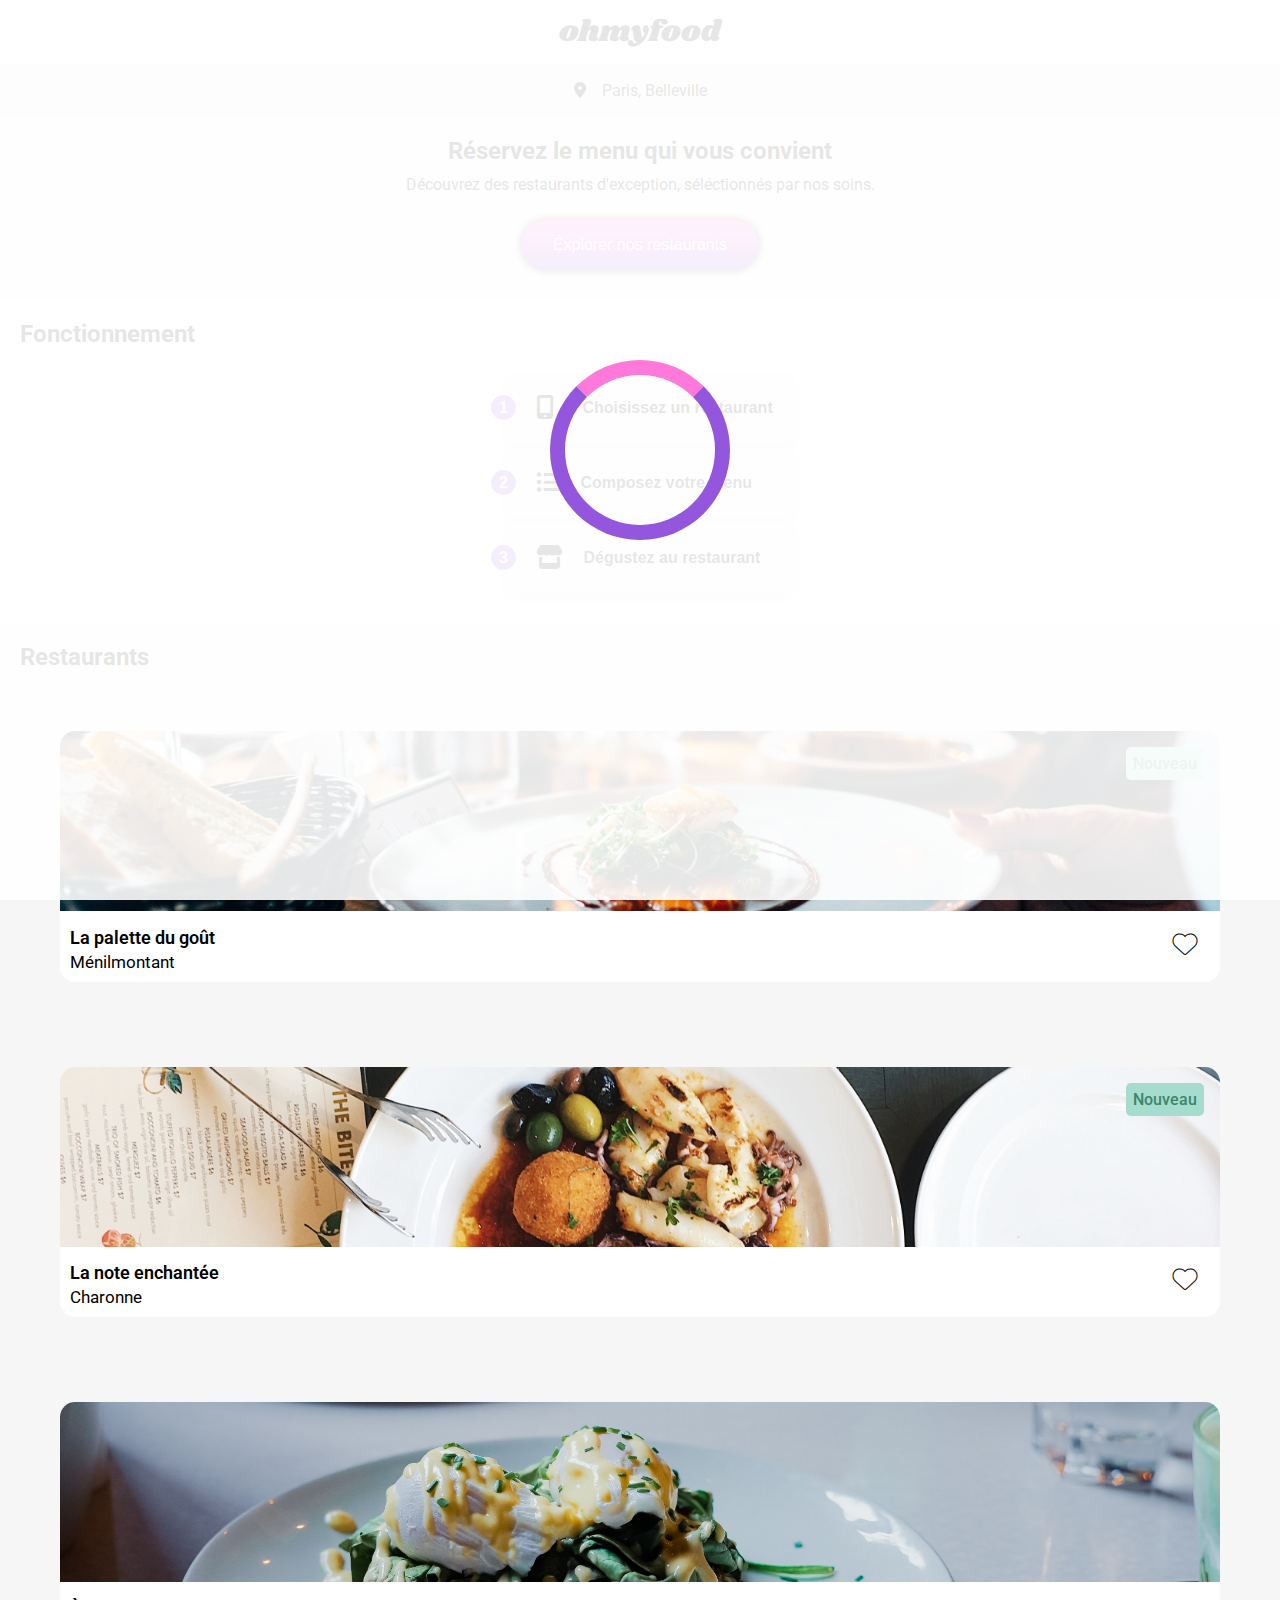
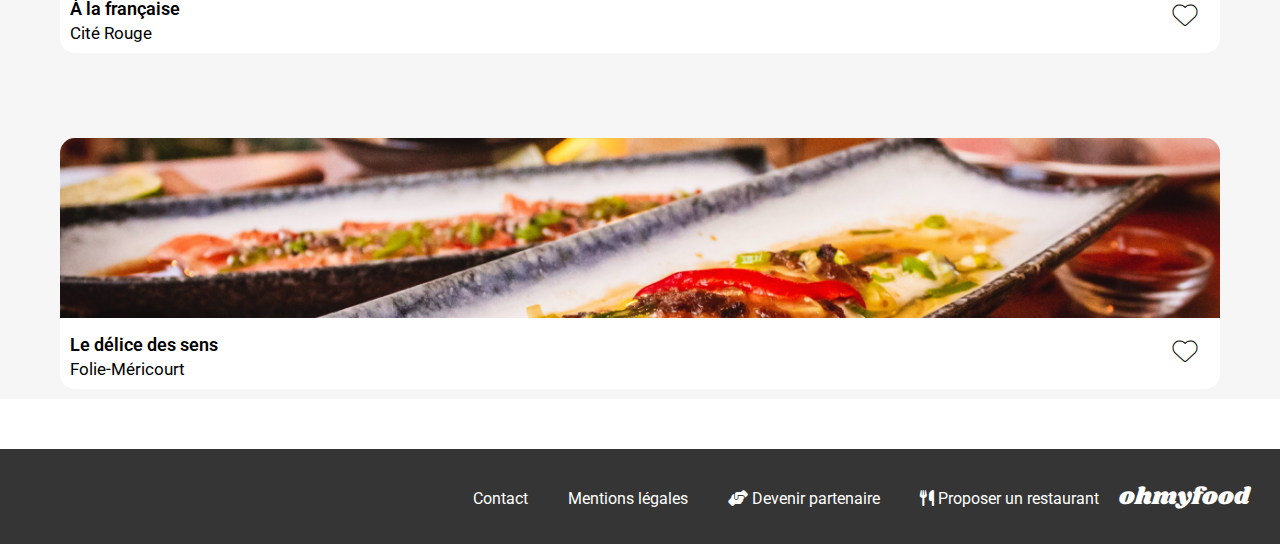
<file: index.html>
<!DOCTYPE html>
<html lang="fr">

<head>
  <meta charset="UTF-8">
  <meta http-equiv="X-UA-Compatible" content="IE=edge">
  <meta name="viewport" content="width=device-width, initial-scale=1.0">
  <link
    href="https://fonts.googleapis.com/css2?family=Roboto:ital,wght@0,300;0,400;0,500;0,700;1,300;1,400;1,500;1,700;1,900&amp;family=Shrikhand&amp;display=swap"
    rel="stylesheet">
  <link rel="stylesheet" href="https://cdnjs.cloudflare.com/ajax/libs/font-awesome/6.2.0/css/all.min.css">
  <link rel="stylesheet" href="style.css">
  <link rel="icon" href="Images/logo/ohmyfood@2x.svg">
  <title>Ohmyfood</title>
</head>
<body>
  <div class="loader-container">
    <div class="loader"></div>
  </div>
  <header>
    <h1 class="titreenhaut">ohmyfood</h1>
  </header>
  <main>
    <div class="positionnement">
      <p class=""><span class="fas fa-map-marker-alt" aria-hidden="true"></span>&emsp;Paris, Belleville</p>
    </div>
    <section class="header-section">
      <h2 class="titre-section">Réservez le menu qui vous convient</h2>
      <p class="nomargin-smallpadding">Découvrez des restaurants d'exception, séléctionnés par nos soins.</p>
      <button class="survolcoeur">Explorer nos restaurants</button>
    </section>
    <section class="fonctionnement paddingbas30px">
      <aside class="paddinghaut20px padding20cotegauche">
        <h2>Fonctionnement</h2>
      </aside>
      <div class="menufonctionnement padding20cotegauche">
        <button class="couleuricofonction">
          <span class="numeroF">1</span><i
            class="ecartgauche5px fa-solid fa-mobile-screen-button fa-xl "></i>&ensp;&ensp;&ensp; Choisissez un
          restaurant &ensp;
        </button>
        <div class=""></div>
        <button class="couleuricofonction">
          <span class="numeroF">2</span><i class="fa-solid fa-list-ul fa-xl "></i>&ensp;&ensp; Composez votre menu
          &ensp;
        </button>
        <div class=""></div>
        <button class="couleuricofonction">
          <span class="numeroF">3</span><i class="fa-solid fa-store fa-xl"></i>&ensp;&ensp; Dégustez au restaurant
          &ensp;
        </button>
      </div>
    </section>
    <div class=""></div>
  </main>
  <section id="restaurants" class="restaurant-section">
    <aside class="paddinghaut20px padding20cotegauche gris1">
      <h2>Restaurants</h2>
    </aside>
    <div class="grille-resto engrille">
      <a href="Restaurants/lapalettedugout.html" class="carterestaurant">
        <img class="imagerestaurant" src="images/restaurants/jay-wennington-N_Y88TWmGwA-unsplash.jpg" height="180"
          alt="La palette du goût">
        <div class="badgenouveau">Nouveau</div>
        <div class="coeur fa-regular fa-heart fa-xl"></div>
        <div class="infosresto padding10cote">
          <div class="nomresto">La palette du goût</div>
          <div class="emplacementg">Ménilmontant</div>
        </div>
      </a>
      <a href="restaurants/lanoteenchantee.html" class="carterestaurant">
        <img class="imagerestaurant" src="images/restaurants/stil-u2Lp8tXIcjw-unsplash.jpg" height="180"
          alt="La note enchantée">
        <div class="badgenouveau">Nouveau</div>
        <i class="coeur fa-regular fa-heart fa-xl"></i>
        <div class="infosresto padding10cote">
          <div class="nomresto">La note enchantée</div>
          <div class="emplacementg">Charonne</div>
        </div>
      </a>
      <a href="restaurants/alafrancaise.html" class="carterestaurant">
        <img class="imagerestaurant" src="images/restaurants/toa-heftiba-DQKerTsQwi0-unsplash.jpg" height="180"
          alt="A la Française">
        <div class="coeur fa-regular fa-heart fa-xl"></div>
        <div class="infosresto padding10cote">
          <div class="nomresto">À la française</div>
          <div class="emplacementg">Cité Rouge</div>
        </div>
      </a>
      <a href="restaurants/ledelicedessens.html" class="carterestaurant">
        <img class="imagerestaurant" src="images/restaurants/louis-hansel-shotsoflouis-qNBGVyOCY8Q-unsplash.jpg"
          height="180" alt="Le délice des sens">
        <div class="coeur fa-regular fa-heart fa-xl"></div>
        <div class="infosresto padding10cote">
          <div class="nomresto">Le délice des sens</div>
          <div class="emplacementg">Folie-Méricourt</div>
        </div>
      </a>
    </div>
  </section>
</body>
<footer class="footer">
  <div class="footer-content">
    <a href="#" class="footer-title-link">ohmyfood</a>
    <div class="footer-item enblanc">
      <span class="fas fa-utensils"></span>
      <a href="#" class="footer-link">Proposer un restaurant</a>
    </div>
    <div class="footer-item enblanc">
      <span class="fas fa-hands-helping"></span>
      <a href="#" class="footer-link">Devenir partenaire</a>
    </div>
    <div class="footer-item">
      <a href="#" class="footer-link">Mentions légales</a>
    </div>
    <div class="footer-item">
      <a href="#" class="footer-link">Contact</a>
    </div>
  </div>
</footer>
</html>
</file>
<file: style.css>
html,
body {
  justify-content: center;
  flex-direction: column;
  max-width: 1440px;
  font-family: Roboto, Arial, Helvetica, sans-serif;
  margin: auto;
}

.loader-container {
  display: flex;
  justify-content: center;
  align-items: center;
  height: 100vh;
  width: 100vw;
  position: fixed;
  top: 0;
  left: 0;
  background-color: rgba(255, 255, 255, 0.9);
  z-index: 1000;
  animation: fadeOut 3s ease forwards; 
  animation-delay: 2s; 
}

.loader {
  border: 15px solid #9356DC;
  border-top: 15px solid #FF79DA;
  border-radius: 50%;
  width: 150px;
  height: 150px;
  animation: spin 2s linear infinite;
}

@keyframes spin {
  0% { transform: rotate(0deg); }
  100% { transform: rotate(360deg); }
}

@keyframes fadeOut {
  0% { opacity: 1; }
  100% { opacity: 0; visibility: hidden; }
}



.centrage {
  display :flex;
  text-align: center;}

.centrageentete {
  text-align: center;
}

.policetitre {
  font-weight: 400;
  font-family: Shrikhand;
  font-size: 30px;
}

.petittitre {
  font-weight: 400;
  font-family: Shrikhand;
  font-size: 24px;
  align-items: baseline;
}

.police16 {
  font-family: Roboto;
  font-weight: 500;
  font-size: 16px;
}

.police16bis {
  font-family: Roboto;
  font-weight: 300;
  font-size: 16px;
}


.police24 {
  font-family: Roboto;
  font-weight: 700;
  font-size: 24px;
}

.police18 {
  font-family: Roboto;
  font-weight: 300;
  font-size: 18px;
}

.grandtitre {
  font-size: 30px;
}

.encolonne {
  flex-direction: column;
}

.enblanc {
 color: #ffffff;
}

.ennoir {
  color:#000000;
}


.couleuricofonction {
  color :#353535;
}
.couleuricofonction:hover{
  color :#9356DC;
}

.titreenhaut {
  display: flex;
  flex-direction: column;
  justify-content: center;
  align-items: center;
  margin: 0;
  padding: 10px;
  font-weight: 400;
  font-family: Shrikhand;
  font-size: 30px;
}

.positionnement {
  background-color: #EAEAEA;
  text-align: center;
  padding: 1px;  
}

.header-section  {
  background-color: #F6F6F6; 
  text-align: center; 
  padding: 0 30px; 
  padding-bottom: 30px;
}

.titre-section {
  margin: 0; 
  font-family: Roboto, Arial, Helvetica, sans-serif; 
  font-weight: 700; 
  font-size: 24px; 
  padding: 20px 20px 0px 20px; 
}

.nomargin-smallpadding {
  margin: 0;
  padding: 10px;
}

.gris1 {
 background-color: #F6F6F6;
}

.gris2 {
 background-color: #EAEAEA;
}

.gris3 {
  background-color:#353535;
}

.espacebas {
  margin-bottom: 40px;
 }

.margezero {
  margin: 0%;
}

.taillemax {
  max-height: 350px;
}

.LargeurRestos {
  width : -webkit-fill-available;
  object-fit: cover;
}


.padding1 {
  padding: 1px;
}
.paddingh {
  padding: 30px 0px 0px 0px;
}

.padding10cote {
  padding : 10px 10px 10px 10px;
}


.padding30 {
  padding: 35px;
}

.padding40cote {
  padding : 0px 40px 0px 40px;
}

.padding30cote {
  padding : 0px 30px 0px 30px;
}

.padding20cote {
  padding : 20px 20px 0px 20px;
}

.passouligne {
  text-decoration: none;
}

.margin5px {
  margin: 5px; 
}

.agauche {
  float: left;
}

.agauche2 {
  width : -webkit-fill-available;
}

.largeurtitre {
  display: flex;
  justify-content: center;
}


.serreagauche {
  align-items: start;
}

.flex-center {
  display: flex;
  align-items: center;
}

.paddingbas30px {
  padding-bottom: 30px;
}

.paddinghaut20px {
  padding-top: 20px;
}

.padding20cotegauche {
  padding-left: 20px;
}

.menufonctionnement {
  display: flex;
  flex-direction: column;
  align-items: center;
}

.engrille {
  display : grid;
  grid-gap: 85px;
}

.carterestaurant {
  width: 100%;
  cursor: pointer;
  position: relative;
  background-color: #ffffff;
  text-decoration: auto;
  border-radius: 15px;
 }

.carterestaurant .imagerestaurant {
  object-fit: cover;
  width: 100%;
  border-radius: 15px 15px 0 0;
}

.carterestaurant .emplacementg {
  display: grid;
  font-size: 17px;
  grid-template-columns: 2;
  color: #000000;
}

.carterestaurant .nomresto {
  font-weight: 600;
  margin-bottom: 4px;
  margin-top: 1.7px;
  font-size: 18px;  
  color: #000000;

}

.badgenouveau {
  background: #a6dcce;
  color: #3c8569;
  font-weight: 500;
  padding: 7px 7px;
  position: absolute;
  top: 16px;
  right: 16px;
  border-radius: 5px;
}

.flecheretour {
  position: absolute;
  margin-left: 20px;
  margin-top: 20px;
  font-size: larger;
  color: black;
  text-decoration: none;
}

.imagerestaurant .coeur {
  position :relative;
  right:10px;
  top: 10px;

}

h2i {
  margin-top: auto;
  font-size: 28px;
  font-family: shrikhand;
  font-weight: 300;
  font-style: italic;
}


h2 {
  margin-top: auto;
  font-size: 24px;
  font-family: Roboto;
  font-weight: 700;
}

h3 {
   width : 45px;
   margin-left: 30px;
   border-bottom-style: solid;
   border-bottom-color: #7bc9ab;
   border-bottom-width: 4.5px;
   padding-bottom: 10px;
}



.coeur {
  position: absolute;
  padding : 7px 7px;
  bottom: 30px;
  right: 16px;
  border-radius: 50%;
 -webkit-text-stroke-width: 1px;
 -webkit-text-stroke-color: #020202;
  color: transparent;
}



.coeur::before {
  font-weight: bold;
  transition: color 3s ease-out;
  transition-duration: 3s;
}

.coeur:hover::before{
  content: "\f004";
  color: #9356DC;
  cursor: pointer;
  background: -webkit-linear-gradient(#9356DC,#FF79DA);
  -webkit-background-clip: text;
  background-clip: calc();
  -webkit-text-fill-color: transparent;
  -webkit-text-stroke-width: 0px;
 }


 .coeurmenu {
  position: absolute;
  right: 35px;
  top: 35px;
  border-radius: 50%;
 -webkit-text-stroke-width: 1px;
 -webkit-text-stroke-color: #020202;
  color: transparent;
  padding-top :10px
}

.coeurmenu2 {
  padding-left: 40px;
  border-radius: 50%;
  -webkit-text-stroke-width: 1px;
  -webkit-text-stroke-color: #020202;
   color: transparent;
   padding-top :10px
}

.coeurmenu2::before {
  font-weight: bold;
  transition: color 3s ease-out;
  transition-duration: 3s;
}

.coeurmenu2:hover::before{
  content: "\f004";
  color: #9356DC;
  cursor: pointer;
  background: -webkit-linear-gradient(#9356DC,#FF79DA);
  -webkit-background-clip: text;
  background-clip: calc();
  -webkit-text-fill-color: transparent;
  -webkit-text-stroke-width: 0px;
 }

.coeurmenu::before {
  font-weight: bold;
  transition: color 3s ease-out;
  transition-duration: 3s;
}

.coeurmenu:hover::before{
  content: "\f004";
  color: #9356DC;
  cursor: pointer;
  background: -webkit-linear-gradient(#9356DC,#FF79DA);
  -webkit-background-clip: text;
  background-clip: calc();
  -webkit-text-fill-color: transparent;
  -webkit-text-stroke-width: 0px;
 }

 .restaurant-section {
  background-color: #F6F6F6; 
  width: -webkit-fill-available; 
  object-fit: cover; 
 }

 .section-padding-flex {
  display: flex;
  align-items: center;
  justify-content: center;
  padding-top: 20px; 
  padding-left: 20px; 
}

.grille-resto {
      display: grid;
    grid-gap: 85px; 
    background-color: #F6F6F6; 
    padding: 10px; 
    margin-bottom: 40px; 
    margin: 50px; 
}

.footer-title-link {
  color: #ffffff; 
  text-decoration: none; 
  font-weight: 400; 
  font-family: Shrikhand; 
  font-size: 24px;
  margin-left: 20px;
}

.fonctionnement button {
  width: 290px;
  height: 70px;
  border : none;
  border-radius: 10px;
  color : #000000;
  background-color: #F6F6F6;
  font-size: 16px;
  cursor:pointer;
  box-shadow: 0px 4px 15px 0px #00000026;
  margin-top: 5px;
  font-weight: bold;
  display: flex;
  align-items: center;
}

.header-section button {
  border:none;
  border-radius: 100px;
  color: #ffffff; 
  font-size: 16px;
  font-weight: 500;
  background-image: linear-gradient(#FF79DA,#9356DC);
  padding: 1rem 2rem;
  cursor: pointer;
  box-shadow: 0px 0px 10px 0px #000000;
  margin-top: 1rem;
}

.commanderbutton button {
  border:none;
  width: 186px;
  border-radius: 100px;
  color: #ffffff; 
  font-size: 16px;
  font-weight: 500;
  background-image: linear-gradient(#FF79DA,#9356DC);
  padding: 1rem 2rem;
  cursor: pointer;
  box-shadow: 0px 0px 10px 0px #000000;
  margin-top: 1rem;
}

.survolcoeur:hover {
  background-image: linear-gradient(#fe9de3,#a97edc);
  box-shadow: 0px 0px 25px 0px #000000;
}

.nomargin-smallpadding {
  margin: 0%;
  padding: 10px;
}


.basdepage {
  color: #ffffff;
  font-family: Roboto;
  font-weight: 500;
  font-size: 16px;
  text-decoration: none;
  line-height: 25px;
  background-color:#353535;
}

.numeroF {
  position : relative;
  left : -20px;
  background :#9356DC;
  color :#EAEAEA;
  border-radius: 50%;
  width: 25px;
  height: 25px;
  display: flex;
  align-items: center;
  justify-content: center;
}

.enviolet {
  color: #9356DC;
}

.menus {
  background-color: #f2f2f2;
  max-width: 1024px;
  flex-direction: column;
  margin-top: -40px;
  padding: 0px 0px 40px;
  border-radius: 40px 40px 15px 15px;
  position: relative;
  z-index: 2;
  margin-left: auto;
  margin-right: auto;
}





.loaderContainer {
  animation: fadein 3s; 
  width: 100%;
  height: 100vh;
  position: fixed;
  background-color: white;
}


@keyframes fadein {
  0% {
      opacity:0;
  }
  100% {
      opacity:1;
  }
}






.menus_carte_texte {
  flex-grow: 1;
  margin-right: 10px;
  margin-left: 10px;
  width : 60%;
  white-space: nowrap;
  overflow: hidden;
}

.menus_carte_texte_description {
  white-space:nowrap;
  overflow: hidden;
  text-overflow: ellipsis;
  line-height: inherit;
}

.menus_carte_prix {
  display: flex;
  font-weight: bold;
  margin-right: 0px;
  margin-left: auto;
  left: 100px;
  align-items: center;
}

.check {
  display: flex;
  opacity: 0%;
  justify-content: center;
  align-items: center;
  background-color: #99E2D0;
  width: 4rem;
  height: 100%;
  margin-right: -50px;
  border-radius: 0 15px 15px 0;
  transition: all 600ms ease-in-out;
  margin-left: 10px;
 }


.check:hover {
opacity: 100%;
display: flex;
margin-right: 0px;
}

.check_icon {
  color: #FFFFFF;
}




.chargement {
display: flex;
}

.animation {
display: flex;
}

@keyframes slideInFromRight {
  0% {
    transform: translateX(100%);
    opacity: 0;
  }
  100% {
    transform: translateX(0);
    opacity: 1;
  }
}



.menus_carte {
  display: flex;
  justify-content: space-between;
  
  width: 90%;
  height: 90px;
  background-color: white;
  border-radius: 20px;
  margin: 10px 0px;
  z-index: 1;
  transition: box-shadow 0.3s ease-in-out; 
  overflow: hidden;
  opacity: 0; 
  animation: slideInFromRight 1s ease forwards;
}


.menus_carte:hover {
  box-shadow: 0 4px 8px rgba(0, 0, 0, 0.2);
}


.menus_carte_prix {
  display: flex;
  font-weight: bold;
  margin-right: 0px;
  margin-left: auto;
  align-items: end;
  transition: transform 0.3s ease-in-out;
}




.menus_carte:hover .check {
  opacity: 1; 
  margin-right: 0px; 
}

.menus_carte {
  animation: slideInFromRight 1s ease forwards;
}


.menus_carte[tempo="1s"] {
  animation-delay: 1s;
}
.menus_carte[tempo="2s"] {
  animation-delay: 2s;
}
.menus_carte[tempo="3s"] {
  animation-delay: 3s;
}
.menus_carte[tempo="4s"] {
  animation-delay: 4s;
}
.menus_carte[tempo="5s"] {
  animation-delay: 5s;
}
.menus_carte[tempo="6s"] {
  animation-delay: 6s;
}
.menus_carte[tempo="7s"] {
  animation-delay: 7s;
}
.menus_carte[tempo="8s"] {
  animation-delay: 8s;
}
.menus_carte[tempo="9s"] {
  animation-delay: 9s;
}
.menus_carte[tempo="10s"] {
  animation-delay: 10s;
}

.menus_carte_texte h4,
.menus_carte_texte p {
  white-space: nowrap;
  overflow: hidden;
  text-overflow: ellipsis;
  width: 100%;
}


.footer {
  background-color: #353535; 
  color: #ffffff; 
  padding: 20px; 
  text-align: center; 
}

.footer-list {
  list-style: none; 
  padding: 0; 
  margin: 0; 
  display: flex; 
  flex-direction: column;
  align-items: center; 
}

.footer-item {
  margin-bottom: 10px; 
}

.footer-link {
  color: #ffffff; 
  text-decoration: none; 
}





@media (min-width: 768px) {
  .footer {
    display: flex;
    justify-content: right;
    background-color: #353535; 
    color: #ffffff; 
    padding: 30px; 
    text-align: right; 
  }
  
  .footer-list {
    list-style: none; 
    padding: 0; 
    margin: 0; 
    display: flex; 
    flex-direction: row-reverse;
    align-items: center; 
  }
  
  .footer-item {
    margin-bottom: -20px; 
    padding-left: 40px;
  }
  
  .footer-link {
    color: #ffffff; 
    text-decoration: none; 
  }

  .footer-text-link {
    text-decoration: none;
    color: #ffffff;
    font-family: Roboto, Arial, Helvetica, sans-serif;
    font-weight: 500;
    font-size: 16px;
    
  }

  .footer-content {
    display: flex;
    flex-direction: row-reverse;
    align-items: baseline;
  }
}





@media all and (max-width: 768px) {
  .footer-content {
    flex-wrap:wrap;
  }


  .menus_carte_texte h4,
  .menus_carte_texte p {
    overflow: hidden;
    text-overflow: ellipsis;
  }

}



@media all and (min-width: 1400px) {
  .menufonctionnement {
    display: flex;
    gap: 25px;
    flex-direction: row ;
  }

  .engrille {
    display: flex;
    flex-wrap: wrap;
    justify-content: space-around;
   

  }
  .padding20cotegauche {
    padding-left: 70px;
}
  .carterestaurant {
    width : 45%;

  }

  .margin50px {
    margin-left: 50px;
    margin-right: 50px;
  }


  .positionbasdroite {
    display: flex;
    position : absolute;
    right: 15px;
    bottom: 15px;
  }


}

@media all and (max-width: 475px) {
.menus_carte_texte{
  width : 80%;
}  

.footer-title-link {
  margin-left: 0%;
}

}
</file>
